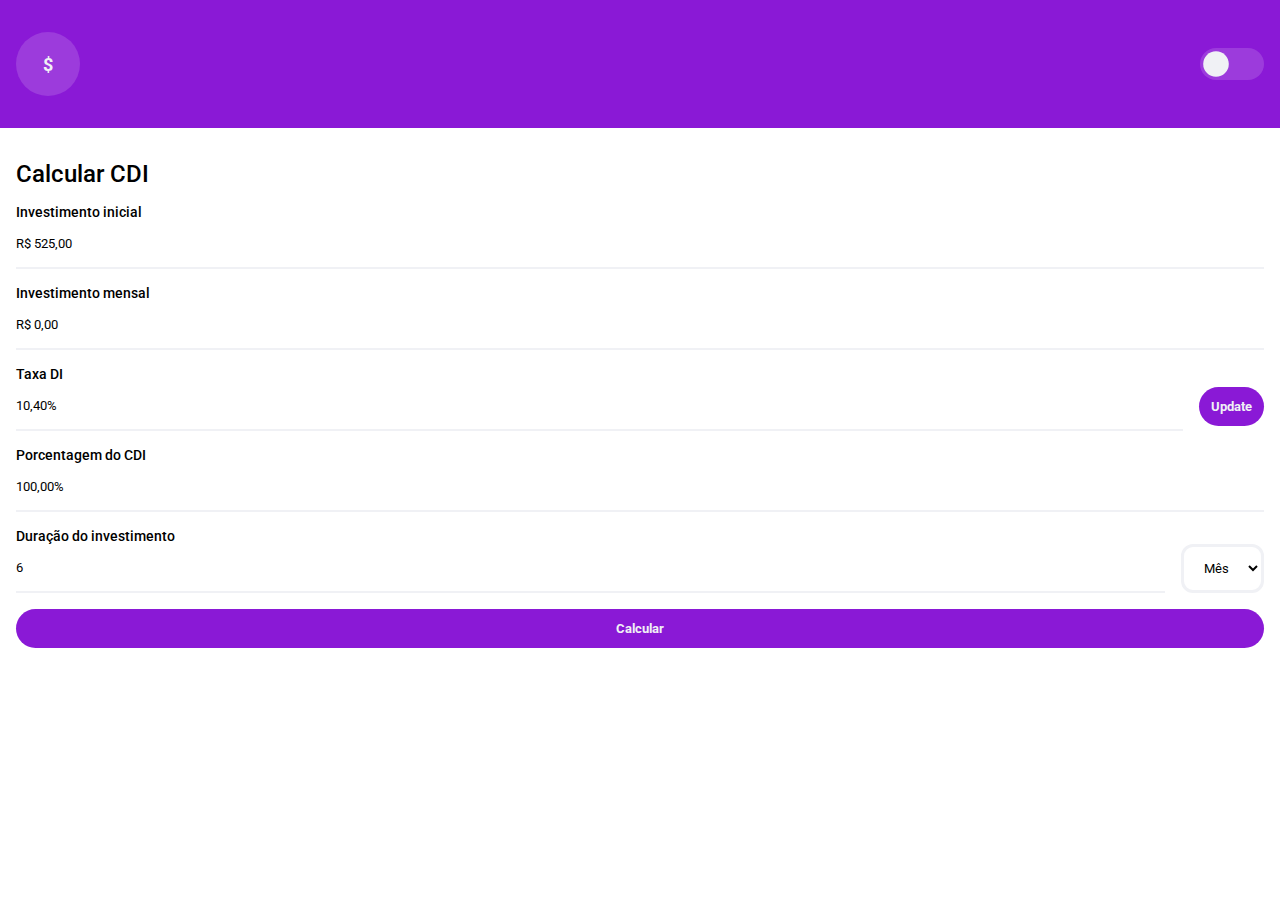
<file: frontend - calculadora-cdi/index.html>
<!DOCTYPE html>
<html lang="pt-br">
  <head>
    <meta charset="UTF-8" />
    <meta name="viewport" content="width=device-width, initial-scale=1.0" />

    <link rel="stylesheet" href="style.css" />

    <link rel="stylesheet" href="https://cdnjs.cloudflare.com/ajax/libs/font-awesome/6.5.2/css/all.min.css" integrity="sha512-SnH5WK+bZxgPHs44uWIX+LLJAJ9/2PkPKZ5QiAj6Ta86w+fsb2TkcmfRyVX3pBnMFcV7oQPJkl9QevSCWr3W6A==" crossorigin="anonymous" referrerpolicy="no-referrer" />

    <script defer src="js/utils.js"></script>
    <script defer src="js/main.js"></script>

    <title>Calcular CDI (CDB)</title>
  </head>
  <body>
    <div class="container">
      <dialog class="modal">
        <div class="modal-top">
          <button class="close-modal">X</button>
        </div>

        <div class="modal-content"></div>
      </dialog>

      <div class="topbar">
        <div class="logo">$</div>

        <div class="alternator">
          <div class="indicator"></div>
        </div>
      </div>

      <div class="content">
        <h1 class="title">Calcular CDI</h1>

        <div class="input-container">
          <label for="startInvestment" class="label">Investimento inicial</label>
          <input id="startInvestment" class="input" type="text" placeholder="R$ 100,00" value="R$ 525,00" />
        </div>

        <div class="input-container">
          <label for="monthlyInvestment" class="label">Investimento mensal</label>
          <input id="monthlyInvestment" class="input" type="text" placeholder="R$ 10,00" value="R$ 0,00" />
        </div>

        <div class="input-container">
          <label for="diFee" class="label">Taxa DI</label>

          <div class="input-with-content">
            <input id="diFee" class="input" type="text" placeholder="10,04%" value="10,40%" />
            <button class="btn" id="update-di">Update</button>
          </div>
        </div>

        <div class="input-container">
          <label for="percentCDI" class="label">Porcentagem do CDI</label>
          <input id="percentCDI" class="input" type="text" placeholder="100,00%" value="100,00%" />
        </div>

        <div class="input-container">
          <label for="duration" class="label">Duração do investimento</label>

          <div class="input-with-content">
            <input id="duration" class="input" type="number" min="1" max="1000" placeholder="1" value="6" />

            <select id="durationOptions" class="list" name="type" id="">
              <option selected value="month">Mês</option>
              <option value="year">Ano</option>
            </select>
          </div>
        </div>

        <button id="calculate" class="btn">Calcular</button>
      </div>
    </div>
  </body>
</html>
</file>
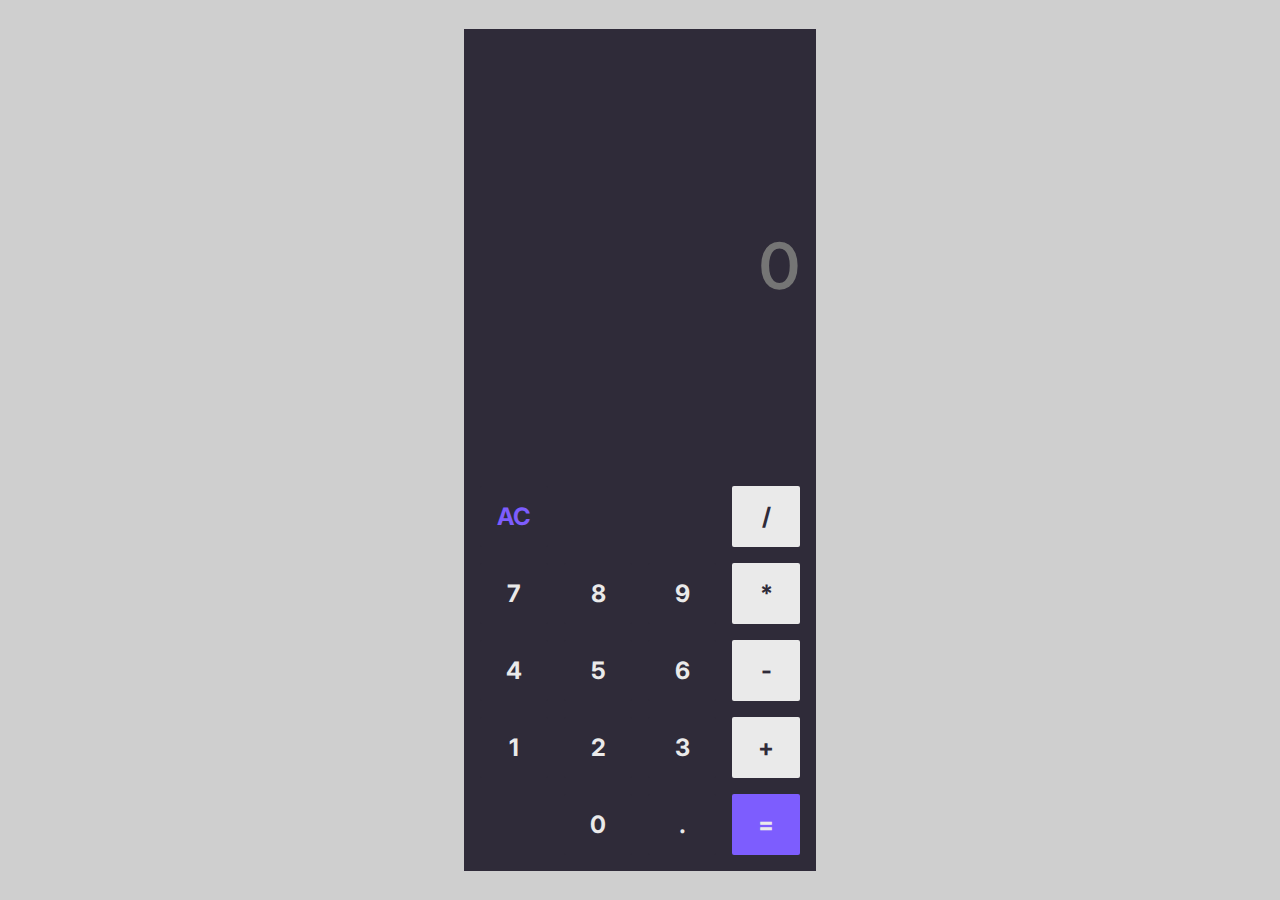
<file: frontend - calculadora/index.html>
<!DOCTYPE html>
<html lang="pt-br">
  <head>
    <meta charset="UTF-8" />
    <meta name="viewport" content="width=device-width, initial-scale=1.0" />
    <title>Calculadora</title>

    <link rel="stylesheet" href="style.css" />
    <script defer src="script.js"></script>
  </head>
  <body>
    <div class="calc">
      <div class="display">
        <div class="result text-light-2">0</div>
        <div class="history text-blue-1"></div>
      </div>

      <div class="keyboard">
        <button class="btn bg-dark-1 text-blue-1">AC</button>
        <div class="void"></div>
        <div class="void"></div>
        <button class="btn bg-light-1 text-dark-1">/</button>

        <button class="btn bg-dark-1 text-light-1">7</button>
        <button class="btn bg-dark-1 text-light-1">8</button>
        <button class="btn bg-dark-1 text-light-1">9</button>
        <button class="btn bg-light-1 text-dark-1">*</button>

        <button class="btn bg-dark-1 text-light-1">4</button>
        <button class="btn bg-dark-1 text-light-1">5</button>
        <button class="btn bg-dark-1 text-light-1">6</button>
        <button class="btn bg-light-1 text-dark-1">-</button>

        <button class="btn bg-dark-1 text-light-1">1</button>
        <button class="btn bg-dark-1 text-light-1">2</button>
        <button class="btn bg-dark-1 text-light-1">3</button>
        <button class="btn bg-light-1 text-dark-1">+</button>

        <div class="void"></div>
        <button class="btn bg-dark-1 text-light-1">0</button>
        <button class="btn bg-dark-1 text-light-1">.</button>
        <button class="btn bg-blue-1 text-light-1">=</button>
      </div>
    </div>
  </body>
</html>
</file>
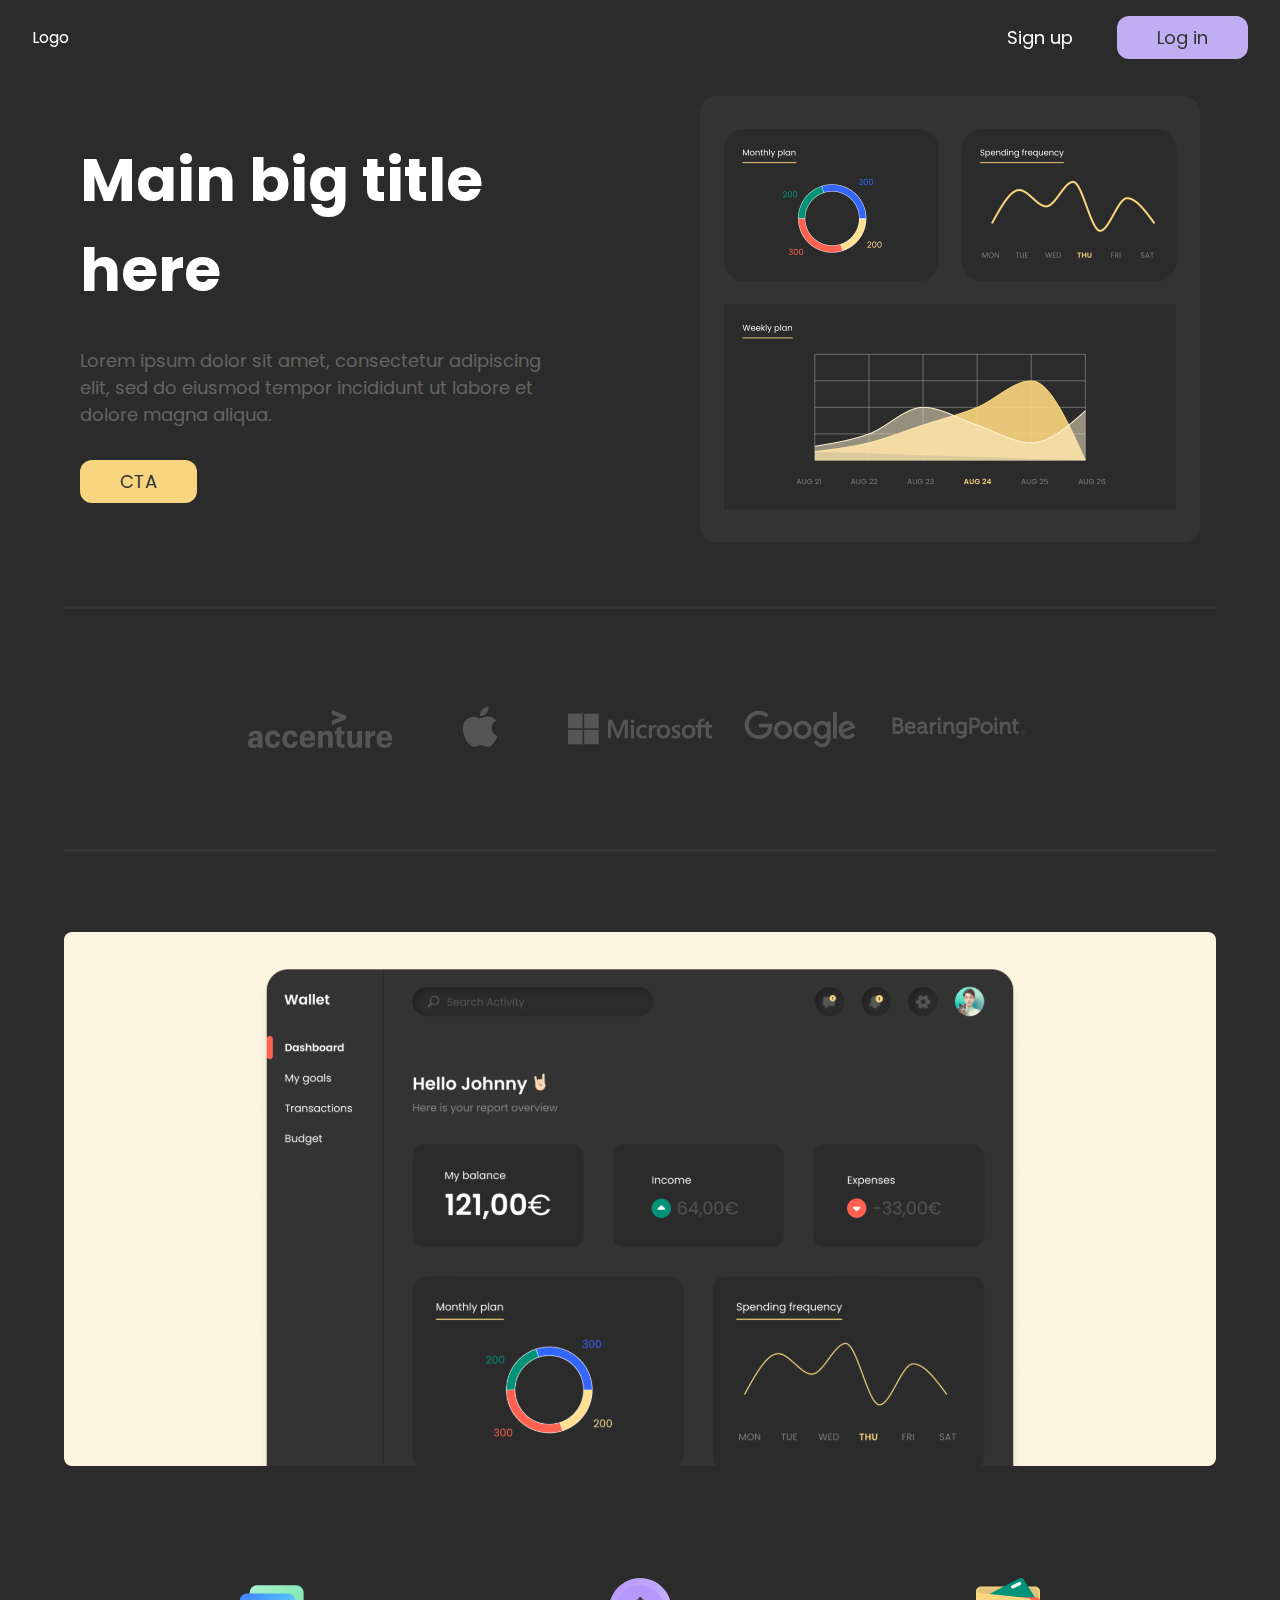
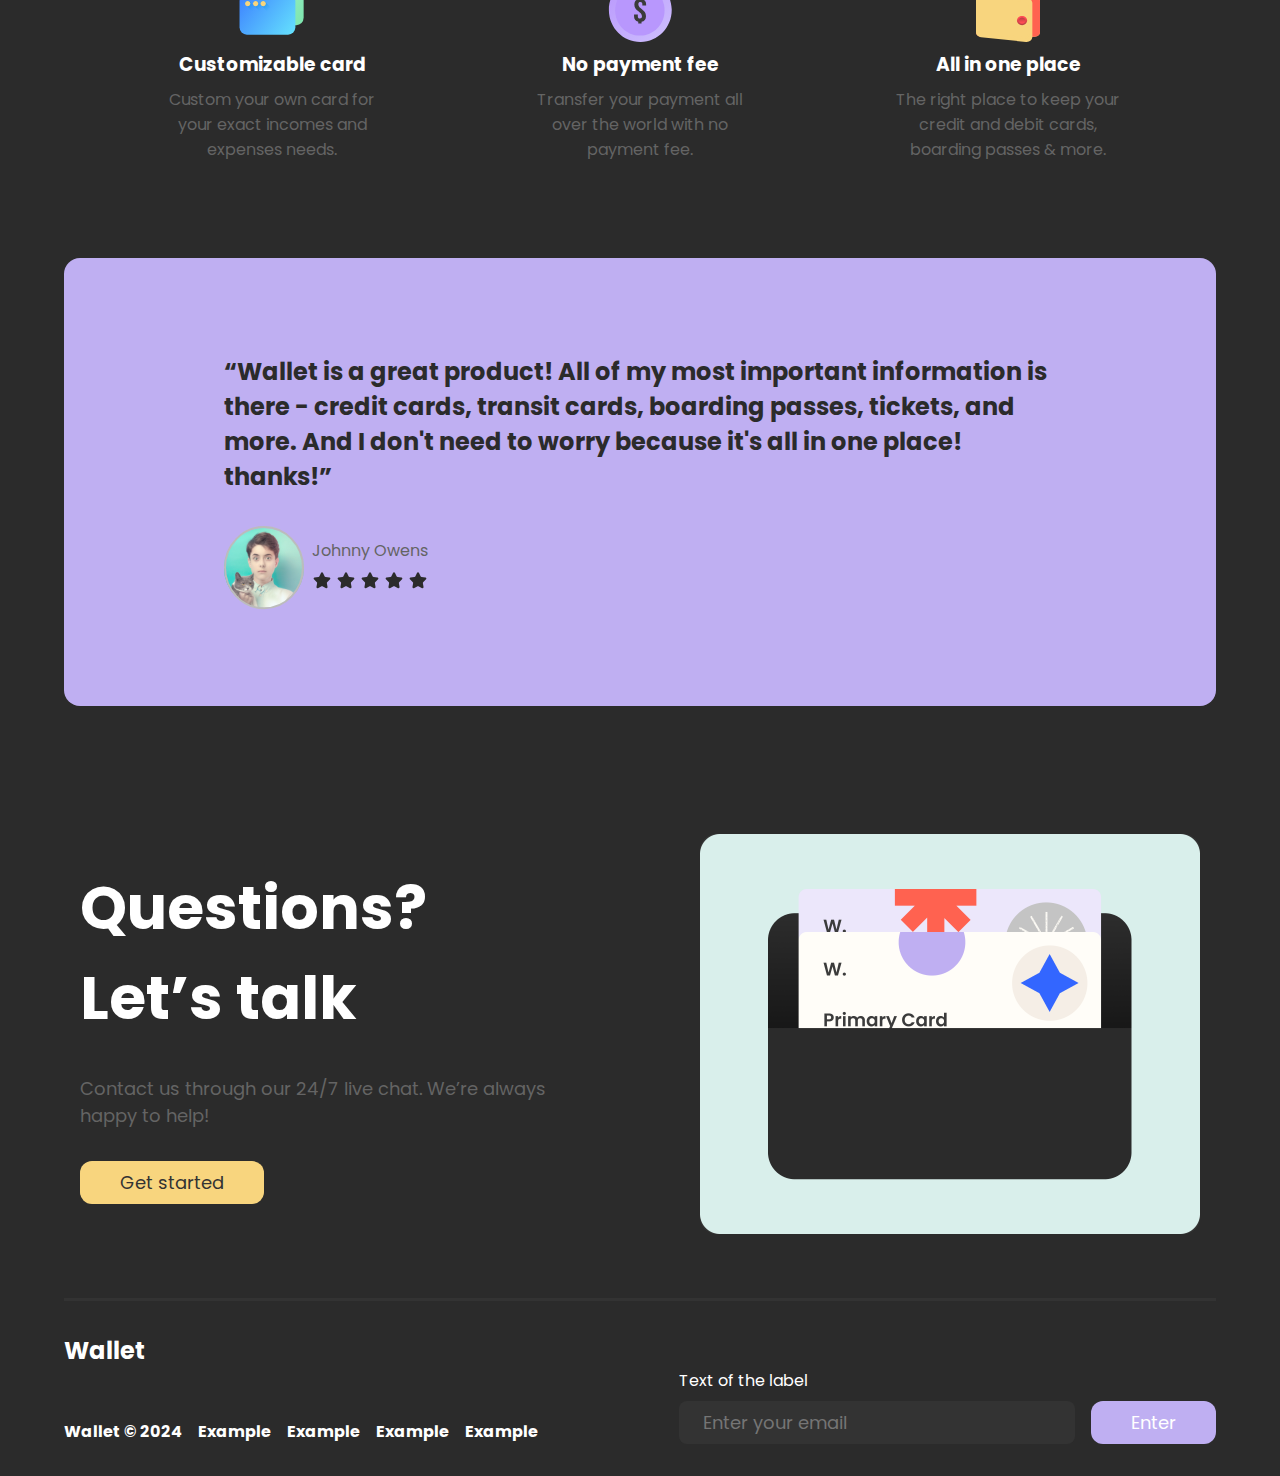
<file: frontend - responsive-landing-page/index.html>
<!DOCTYPE html>
<html>
  <head>
    <meta charset="utf-8" />
    <meta http-equiv="X-UA-Compatible" content="IE=edge" />
    <title>Landing Page #1</title>
    <meta name="viewport" content="width=device-width, initial-scale=1" />
    <link rel="stylesheet" type="text/css" media="screen" href="css/main.css" />
    <script defer src="js/main.js"></script>
  </head>
  <body class="bg-dark-gray">
    <header class="top-bar">
      <div class="logo" style="color: #fff">Logo</div>

      <button class="hamburguer"></button>

      <div class="header-buttons">
        <button class="btn c-white">Sign up</button>

        <button class="btn bg-purple c-gray">Log in</button>
      </div>
    </header>

    <main>
      <section class="hero">
        <div class="title-container">
          <h1 class="title c-white">Main big title here</h1>
          <p class="subtitle c-light-gray">
            Lorem ipsum dolor sit amet, consectetur adipiscing elit, sed do
            eiusmod tempor incididunt ut labore et dolore magna aliqua.
          </p>
          <button class="btn bg-yellow c-gray">CTA</button>
        </div>

        <img
          class="hero-image bg-gray"
          src="image/hero.svg"
          alt="hero banner"
        />
      </section>

      <section class="centered">
        <div class="logos">
          <img src="image/logos/Accenture-logo.svg" alt="logo accenture" />
          <img src="image/logos/Apple-logo.svg" alt="logo apple" />
          <img src="image/logos/Microsoft-logo.svg" alt="logo microsoft" />
          <img src="image/logos/Google-Logo.svg" alt="logo google" />
          <img
            src="image/logos/BearingPoint-logo.svg"
            alt="logo bearingpoint"
          />
        </div>
      </section>

      <section class="centered">
        <img
          src="image/dashboard.svg"
          class="big-info-banner bg-beige"
          alt="card"
        />
      </section>

      <section class="cards">
        <div class="card">
          <img src="image/cards/Cards icon.svg" alt="Cards icon" />
          <h3 class="c-white">Customizable card</h3>
          <p class="c-light-gray">
            Custom your own card for your exact incomes and expenses needs.
          </p>
        </div>

        <div class="card">
          <img src="image/cards/Coin icon.svg" alt="Coin icon" />
          <h3 class="c-white">No payment fee</h3>
          <p class="c-light-gray">
            Transfer your payment all over the world with no payment fee.
          </p>
        </div>

        <div class="card">
          <img src="image/cards/Purse icon.svg" alt="Purse icon" />
          <h3 class="c-white">All in one place</h3>
          <p class="c-light-gray">
            The right place to keep your credit and debit cards, boarding passes
            & more.
          </p>
        </div>
      </section>

      <section class="centered">
        <div class="feedback-card bg-purple">
          <h2 class="feedback-text c-dark-gray">
            “Wallet is a great product! All of my most important information is
            there - credit cards, transit cards, boarding passes, tickets, and
            more. And I don't need to worry because it's all in one place!
            thanks!”
          </h2>

          <div class="feedback-author">
            <img
              src="image/feedback/User Feedback Image.svg"
              alt=""
              class="feedback-author-profile"
            />

            <div class="feedback-author-info">
              <p class="feedback-author-name c-light-gray">Johnny Owens</p>
              <div class="feedback-author-rate">
                <img
                  src="image/feedback/Star.svg"
                  alt="star icon"
                  class="star"
                />
                <img
                  src="image/feedback/Star.svg"
                  alt="star icon"
                  class="star"
                />
                <img
                  src="image/feedback/Star.svg"
                  alt="star icon"
                  class="star"
                />
                <img
                  src="image/feedback/Star.svg"
                  alt="star icon"
                  class="star"
                />
                <img
                  src="image/feedback/Star.svg"
                  alt="star icon"
                  class="star"
                />
              </div>
            </div>
          </div>
        </div>
      </section>

      <section class="hero">
        <div class="title-container">
          <h1 class="title c-white">Questions? Let’s talk</h1>
          <p class="subtitle c-light-gray">
            Contact us through our 24/7 live chat. We’re always happy to help!
          </p>
          <button class="btn bg-yellow c-gray">Get started</button>
        </div>

        <img
          class="hero-image bg-gray"
          src="image/cta/GIF.svg"
          alt="hero banner"
        />
      </section>
    </main>

    <footer class="centered">
      <div class="footer">
        <h2 class="c-white">Wallet</h2>

        <div class="footer-content">
          <div class="footer-info">
            <h4 class="c-white">Wallet &copy; 2024</h4>
            <a href="" class="c-white">Example</a>
            <a href="" class="c-white">Example</a>
            <a href="" class="c-white">Example</a>
            <a href="" class="c-white">Example</a>
          </div>

          <div class="footer-form">
            <label for="" class="label c-white"
              >Text of the label
              <input
                type="email"
                class="input bg-gray"
                placeholder="Enter your email"
              />
            </label>

            <button class="btn bg-purple c-white">Enter</button>
          </div>
        </div>
      </div>
    </footer>
  </body>
</html>
</file>
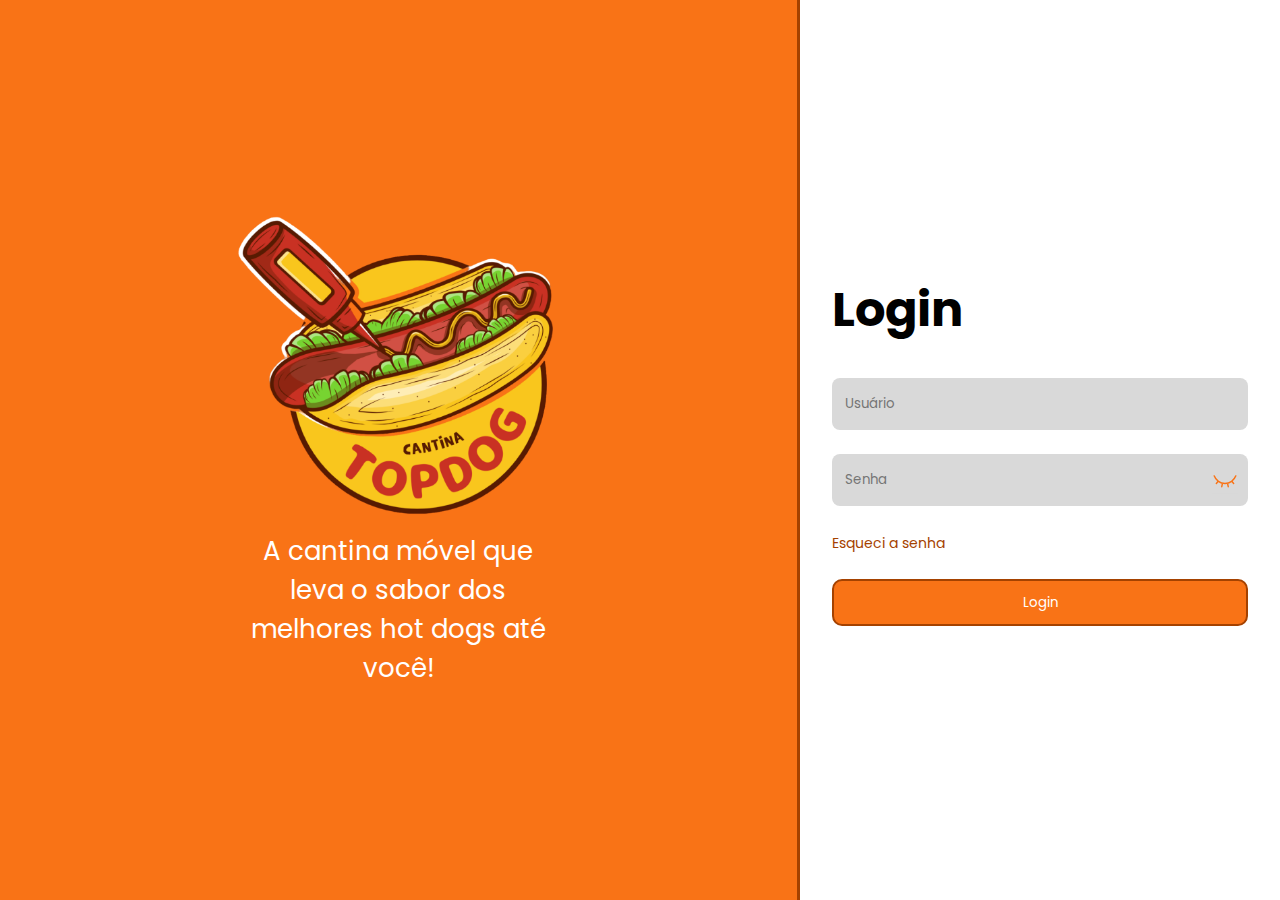
<file: frontend - responsive-login-page/index.html>
<!DOCTYPE html>
<html lang="pt-br">
  <head>
    <meta charset="UTF-8" />
    <meta name="viewport" content="width=device-width, initial-scale=1.0" />
    <title>Login</title>

    <link rel="stylesheet" href="style.css" />
    <script defer src="script.js"></script>
  </head>
  <body>
    <div class="container">
      <div class="info-content">
        <div class="info">
          <img src="assets/Header Icon.png" alt="Icon">
          <p>A cantina móvel que leva o sabor dos melhores hot dogs até você!</p>
        </div>
      </div>

      <div class="login-content">
        <h2>Login</h2>

        <form action="">
          <div class="input-wrapper">
            <input type="text" placeholder="Usuário" />
          </div>

          <div class="input-wrapper">
            <input type="password" placeholder="Senha" id="password" />
            <img src="assets/eye-closed.svg" alt="eye" id="eye">
          </div>

          <div class="options">
            <a href="">Esqueci a senha</a>
          </div>

          <button class="btn">Login</button>
        </form>
      </div>
    </div>
  </body>
</html>
</file>
<file: frontend - calculadora-cdi/style.css>
@import url('https://fonts.googleapis.com/css2?family=Roboto:ital,wght@0,100;0,300;0,400;0,500;0,700;0,900;1,100;1,300;1,400;1,500;1,700;1,900&display=swap');

:root {
  --gray: #f0f1f5;
  --red: #9e1515;
  --green: #159E5C;
  --purple-nu-primary: #8a19d6;
  --purple-nu-secondary: #9c3bdc;

  --foreground-color: #000000;
  --background-color: #ffffff;
}

[data-theme="dark"] {
  --foreground-color: #ffffff;
  --background-color: #313338;
}

* {
  margin: 0;
  padding: 0;
  box-sizing: border-box;
  font-family: Roboto, sans-serif;
}

.modal {
  border: none;
  min-width: 20rem;
  border-radius: .5rem;
  align-self: center;
  justify-self: center;
  padding: 1rem .5rem;
  color: var(--foreground-color);
  background-color: var(--background-color);
}

.modal::backdrop {
  background-color: #000000d7;
}

.modal-top {
  display: flex;
  flex-direction: column;
}

.close-modal {
  border: none;
  height: 3rem;
  width: 3rem;
  border-radius: 50%;
  align-self: flex-end;
  cursor: pointer;
  color: white;
  background-color: var(--purple-nu-primary);
}

.modal-content {
  display: flex;
  align-items: start;
  flex-direction: column;
}

.modal-content > h3 {
  font-size: xx-large;
  margin-bottom: 1rem;
}

.modal-content > p {
  font-size: large;
}

.result {
  font-weight: 500;
}

.result.netProf {
  color: var(--green);
}

.result.tax {
  color: var(--red);
}

.container {
  display: flex;
  flex-direction: column;
  width: 100%;
  height: 100dvh;
}

.logo {
  display: flex;
  align-items: center;
  justify-content: center;
  height: 64px;
  width: 64px;
  border-radius: 50%;
  color: var(--gray);
  background-color: var(--purple-nu-secondary);
}

.topbar {
  display: flex;
  justify-content: space-between;
  align-items: center;
  font-size: 18px;
  font-weight: bold;
  padding: 2rem 1rem;
  color: var(--foreground-color);
  background-color: var(--purple-nu-primary);
}

.content {
  flex-grow: 1;
  padding: 2rem 1rem;
  /* overflow: scroll; */
  display: flex;
  flex-direction: column;
  gap: 1rem;
  color: var(--foreground-color);
  background-color: var(--background-color);
}

.title {
  font-size: 24px;
  font-weight: 500;
}

.input-container {
  display: flex;
  flex-direction: column;
  align-items: start;
  width: 100%;
}

.input-with-content {
  display: flex;
  align-items: center;
  justify-content: space-between;
  width: 100%;
  gap: 1rem;
}

.input {
  border: none;
  outline: none;
  padding-block: 1rem;
  border-bottom: 2px solid var(--gray);
  width: 100%;
  color: var(--foreground-color);
  background-color: var(--background-color);
}

.input:focus {
  /* color: var(--purple-nu-primary); */
  border-bottom: 2px solid var(--purple-nu-primary);
}

.label {
  font-size: 14px;
  font-weight: 500;
}

.list {
  height: 100%;
  border-radius: 0.75rem;
  padding-inline: 1rem;
  border: 3px solid var(--gray);
  color: var(--foreground-color);
  background-color: var(--background-color);
}

.list:focus {
  outline: 3px solid var(--purple-nu-secondary);
}

.btn {
  border: none;
  border-radius: 23px;
  padding: 0.75rem;
  font-weight: bold;
  color: var(--gray);
  background-color: var(--purple-nu-primary);
  cursor: pointer;
  transition: 0.5s;
}

.btn:hover {
  filter: brightness(80%);
}

.alternator {
  height: 2rem;
  width: 4rem;
  border-radius: 1rem;
  background-color: var(--purple-nu-secondary);
  position: relative;
  cursor: pointer;

}

.alternator .indicator {
  height: 2rem;
  width: 2rem;
  border-radius: 50%;
  transform: scale(.8);
  background-color: var(--gray);
  position: absolute;
  left: 0;
  transition: .3s;
}

.alternator.on .indicator {
  left: 2rem;
}
</file>
<file: frontend - calculadora/style.css>
@import url('https://fonts.googleapis.com/css2?family=Inter:ital,opsz,wght@0,14..32,100..900;1,14..32,100..900&family=Poppins:ital,wght@0,100;0,200;0,300;0,400;0,500;0,600;0,700;0,800;0,900;1,100;1,200;1,300;1,400;1,500;1,600;1,700;1,800;1,900&display=swap');
* {
  font-family: Inter, Arial, Helvetica, sans-serif;
}

:root {
  --dark-1: #2F2B39;
  --light-1: #EAEAEA;
  --light-2: #757575;
  --blue-1: #7D5DFE;
}

body {
  background-color: #CFCFCF;
}

.bg-dark-1 {
  background-color: var(--dark-1);
}

.bg-light-1 {
  background-color: var(--light-1);
}

.bg-blue-1 {
  background-color: var(--blue-1);
}

.text-dark-1 {
  color: var(--dark-1);
}

.text-light-1 {
  color: var(--light-1);
}

.text-light-2 {
  color: var(--light-2);
}

.text-blue-1 {
  color: var(--blue-1);
}

.calc {
  display: flex;
  flex-direction: column;
  position: absolute;
  top: 50%;
  left: 50%;
  transform: translate(-50%, -50%);
  background-color: var(--dark-1);
  padding: 1rem;
  justify-content: space-between;
  min-height: 90dvh;
  width: 20rem;
}

.display {
  display: flex;
  flex: 1;
  justify-content: center;
  flex-direction: column;
}

.result {
  font-size: 64px;
  font-weight: 600;
  text-align: right;
  text-wrap: wrap;
  overflow: hidden;
}

.history {
  text-align: right;
  font-size: 24px;
}

.keyboard {
  display: grid;
  gap: 1rem;
  grid-template-columns: repeat(4, 1fr);
}

.btn {
  border: none;
  padding: 1rem;
  display: flex;
  justify-content: center;
  align-items: center;
  font-weight: bold;
  border-radius: 2px;
  font-size: x-large;
  transition: 500ms;
}

.btn:hover {
  opacity: .7;
  scale: 1.1;
}
</file>
<file: frontend - responsive-landing-page/css/main.css>
@import url('https://fonts.googleapis.com/css2?family=Poppins:ital,wght@0,100;0,200;0,300;0,400;0,500;0,600;0,700;0,800;0,900;1,100;1,200;1,300;1,400;1,500;1,600;1,700;1,800;1,900&display=swap');

* {
  margin: 0;
  padding: 0;
  box-sizing: border-box;
  font-family: Poppins, Helvetica, sans-serif;
}

a {
  text-decoration: none;
  font-weight: bold;
}

main {
  margin-top: 2rem;
}

.hamburguer {
  display: none;
  background-color: transparent;
  border: none;
  cursor: pointer;
  border-top: #fff solid 3.2px;
}

.hamburguer::before,
.hamburguer::after {
  content: " ";
  display: block;
  width: 25px;
  height: 3.2px;
  background: #fff;
  margin-top: 5px;
  position: relative;
  transition: 0.3s;
}

.top-bar {
  width: 100%;
  position: fixed;
  display: flex;
  top: 0;
  align-items: center;
  justify-content: space-between;
  padding: 1rem 2rem;
  background-color: #2b2b2bee;
}

.btn {
  background-color: transparent;
  border-radius: 0.75rem;
  border: none;
  padding: 0.5rem 2.5rem;
  cursor: pointer;
  font-size: 18px;
}

.btn:hover {
  filter: brightness(80%);
}

.hero {
  display: flex;
  align-items: center;
  justify-content: space-between; 
  padding: 4rem 5rem;
}

.logos {
  width: 90%;
  display: flex;
  align-items: center;
  flex-wrap: wrap;
  justify-content: center;
  gap: 1rem;
  padding-block: 2rem;
  border-block: 3px solid #333333;
}

.logos img {
  width: 9rem;
}

.title-container {
  display: flex;
  flex-direction: column;
  gap: 2rem;
  align-items: start;
  max-width: 30rem;
}

.title {
  font-size: 60px;
  text-align: start;
}

.subtitle {
  font-size: 18px;
  text-align: start;
}

.hero-image {
  border-radius: 1rem;
}

.big-info-banner {
  border-radius: 0.5rem;
  margin-block: 5rem;
  width: 90%;
}

.cards {
  display: flex;
  flex-wrap: wrap;
  justify-content: center;
  align-items: center;
  gap: 8rem;
  margin-block: 2rem;
}

.card {
  display: flex;
  flex-direction: column;
  text-align: center;
  gap: 0.5rem;
  max-width: 15rem;
}

.card img {
  height: 4rem;
}

.feedback-card {
  display: flex;
  flex-direction: column;
  gap: 2rem;
  width: 90%;
  padding: 6rem 10rem;
  margin-block: 4rem;
  border-radius: 1rem;
}

.feedback-author {
  display: flex;
  align-items: center;
  gap: 0.5rem;
}

.feedback-author-info {
  display: flex;
  flex-direction: column;
  gap: 0.5rem;
}

.centered {
  display: flex;
  justify-content: center;
  align-items: center;
}

.footer {
  display: flex;
  flex-direction: column;
  width: 90%;
  padding-block: 2rem;
  border-top: 3px solid #333333;
}

.footer-content {
  display: flex;
  justify-content: space-between;
  align-items: self-end;
}

.footer-form {
  display: flex;
  align-items: self-end;
  gap: 1rem;
}

.footer-info {
  display: flex;
  gap: 1rem;
}

.label {
  display: flex;
  flex-direction: column;
  justify-content: start;
  align-items: start;
  gap: 0.5rem;
}

.input {
  width: 100%;
  padding: 0.5rem 1.5rem;
  font-size: 18px;
  border: none;
  border-radius: 0.5rem;
  outline: none;
}

@media screen and (max-width: 600px) {
  .header-buttons {
    display: none;
  }
  
  .footer-info {
    width: 100%;
    flex-direction: column;
    text-align: left;
  }
  
  /* MENU MOBILE */
  body {
    overflow-x: hidden;
  }

  .hamburguer {
    display: block;
  }

  .top-bar.active .hamburguer {
    border-top-color: transparent;
  }

  .top-bar.active .hamburguer::before {
    transform: rotate(45deg);
  }
  
  .top-bar.active .hamburguer::after {
    transform: rotate(-45deg);
    top: -8px;
  }

  .top-bar.active .header-buttons {
    transform: translateX(0);
  }

  .header-buttons {
    display: flex;
    flex-direction: column;
    align-items: center;
    justify-content: start;
    padding-block: 2rem;
    border-bottom-left-radius: .5rem;
    background-color: #333333;

    /* estudar mais sobre isso */
    position: absolute;
    top: 8vh;
    right: 0;
    width: 60vw;
    transform: translateX(100%);

    /* transition: transform 0.3s ease-in; */
  }
}

@media screen and (max-width: 950px) {
  .title {
    font-size: 40px;
  }

  .footer-content {
    align-items: center;
    flex-direction: column-reverse;
    gap: 2rem;
  }

  .footer-form {
    width: 100%;
    flex-direction: column;
    align-items: normal;
  }
}

@media screen and (max-width: 1132px) {
  .hero {
    flex-direction: column;
    justify-content: center;
    gap: 2rem;
  }

  .title-container {
    justify-content: center;
    align-items: center;
  }

  .title,
  .subtitle {
    text-align: center;
  }

  .hero-image {
    max-width: 120%;
  }

  .logos {
    gap: 0.5rem;
  }

  .logos img {
    width: 7rem;
  }

  .cards {
    flex-direction: column;
    gap: 4rem;
  }

  .feedback-card {
    gap: 2rem;
    padding: 3rem 6rem;
  }

  .footer {
    flex-direction: column;
    gap: 2rem;
  }
}

/* COLORS */

.c-white {
  color: #fff;
}

.c-gray {
  color: #333333;
}

.c-dark-gray {
  color: #2b2b2b;
}

.c-light-gray {
  color: #646464;
}

.bg-yellow {
  background-color: #f8d57e;
}

.bg-beige {
  background-color: #fdf5df;
}

.bg-purple {
  background-color: #bfaff2;
}

.bg-dark-gray {
  background-color: #2b2b2b;
}

.bg-gray {
  background-color: #333333;
}

.bg-light-gray {
  background-color: #646464;
}
</file>
<file: frontend - responsive-login-page/style.css>
@import url('https://fonts.googleapis.com/css2?family=Poppins:ital,wght@0,100;0,200;0,300;0,400;0,500;0,600;0,700;0,800;0,900;1,100;1,200;1,300;1,400;1,500;1,600;1,700;1,800;1,900&display=swap');

* {
  margin: 0;
  padding: 0;
  box-sizing: border-box;

  font-family: Poppins, Arial, Helvetica, sans-serif;
}

.container {
  display: flex;
}

.info-content {
  display: flex;
  flex-direction: column;
  justify-content: center;
  align-items: center;
  flex: 1;
  color: #fff;
  background-color: #f97316;
  border-right: #a54200 solid 3px;
}

.info {
  display: flex;
  flex-direction: column;
  justify-content: center;
  align-items: center;
  padding: 1rem;
}

.info p {
  max-width: 20rem;
  font-size: 26px;
  text-align: center;
}

.info img {
  height: 20rem;

  animation-name: balancing;
  animation-duration: 5s;
  animation-iteration-count: infinite;
}

.login-content {
  height: 100dvh;
  width: 30rem;
  display: flex;
  gap: 2rem;
  flex-direction: column;
  padding: 1rem 2rem;
  justify-content: center;
}

.login-content h2 {
  font-size: 48px;
}

.login-content form {
  display: flex;
  flex-direction: column;
  align-items: center;
  gap: 1.5rem;
}

.input-wrapper {
  position: relative;
  width: 100%;
  border-radius: 0.5rem;
  background-color: #d9d9d9;
}

.input-wrapper input {
  width: 100%;
  border-radius: inherit;
  color: #676767;
  padding: 1rem 0.8rem;
}

.input-wrapper input:focus {
  color: #f97316;
  outline: #f97316 2px solid;
}

.input-wrapper img {
  position: absolute;
  right: 10px;
  top: 50%;
  transform: translate(0, -50%);
  height: 1.6rem;
  background-color: inherit;
}

.input-wrapper input {
  border: none;
  background-color: transparent;
}

.options {
  width: 100%;
}

.options a {
  color: #a54200;
  font-size: 14px;
  text-decoration: none;
}

.btn {
  --bg: #f97316;
  --border-color: #a54200;
  --text-color: #fff;

  padding: 0.7rem 2rem;
  border-radius: 10px;
  border: var(--border-color) 2px solid;
  background-color: var(--bg);
  color: var(--text-color);
  width: 100%;
  cursor: pointer;
  transition: 500ms;
  outline: none;
}

.btn:hover {
  --bg: transparent;
  --text-color: var(--border-color);
}

.input-wrapper input {
  width: 100%;
}

@keyframes balancing {
  0% {
    transform: rotate(-20deg);
  }
  50% {
    transform: rotate(40deg);
  }
  100% {
    transform: rotate(-20deg);
  }
}

@media screen and (max-width: 900px) {
  .container {
    flex-direction: column-reverse;
  }

  .login-content {
    width: 100%;
  }

  .info-content {
    padding-block: 8rem;
  }

  .info img {
    height: 10rem;
  }
}
</file>
